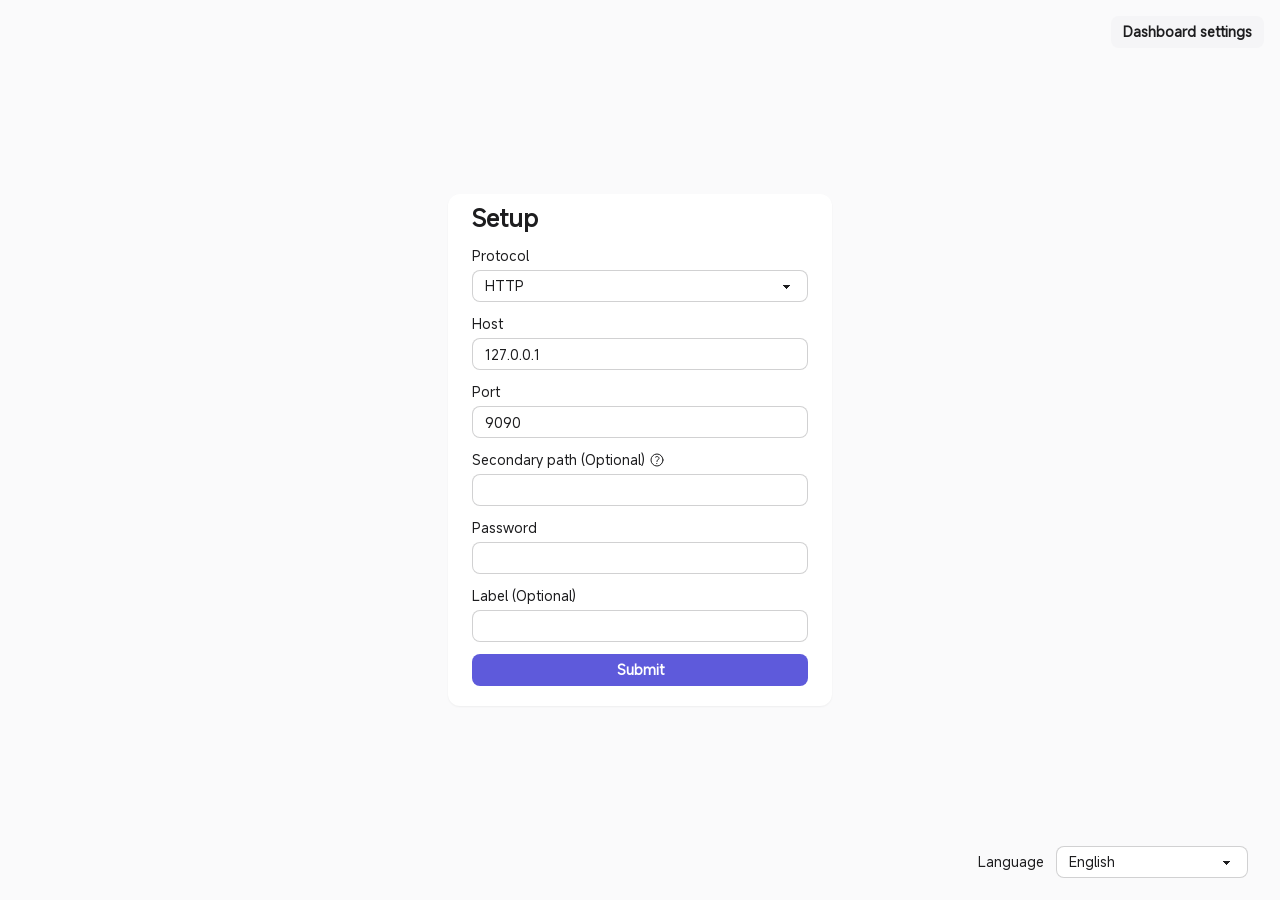
<file: src/mihomo/src/usr/local/etc/mihomo/ui/index.html>
<!doctype html>
<html lang="">
  <head>
    <meta charset="UTF-8" />
    <title>zashboard</title>
    <meta
      name="viewport"
      content="user-scalable=no, width=device-width, initial-scale=1, maximum-scale=1, viewport-fit=cover"
    />
    <meta
      name="description"
      content="A dashboard using clash API"
    />
    <link
      rel="apple-touch-icon"
      href="./apple-touch-icon.png"
    />
    <link
      rel="icon"
      href="./favicon.ico"
      sizes="48x48"
    />
    <link
      id="favicon"
      rel="icon"
      href="./favicon.svg"
      sizes="any"
      type="image/svg+xml"
    />
    <meta
      name="theme-color"
      content="#FFFFFF"
    />
    <script type="module" crossorigin src="./assets/index-C4PeKGAc.js"></script>
    <link rel="stylesheet" crossorigin href="./assets/index-Bh-kDXyp.css">
  <link rel="manifest" href="./manifest.webmanifest"><script id="vite-plugin-pwa:register-sw" src="./registerSW.js"></script></head>
  <body class="h-dvh w-screen">
    <div id="app"></div>
    <script>
      ;(function () {
        const media = window.matchMedia('(prefers-color-scheme: dark)')
        const favicon = document.getElementById('favicon')
        const setFavicon = (isDark) => {
          favicon.href = isDark ? './favicon-dark.svg' : './favicon.svg'
        }

        media.addEventListener('change', () => {
          setFavicon(media.matches)
        })
        setFavicon(media.matches)
      })()
    </script>
  </body>
</html>
</file>
